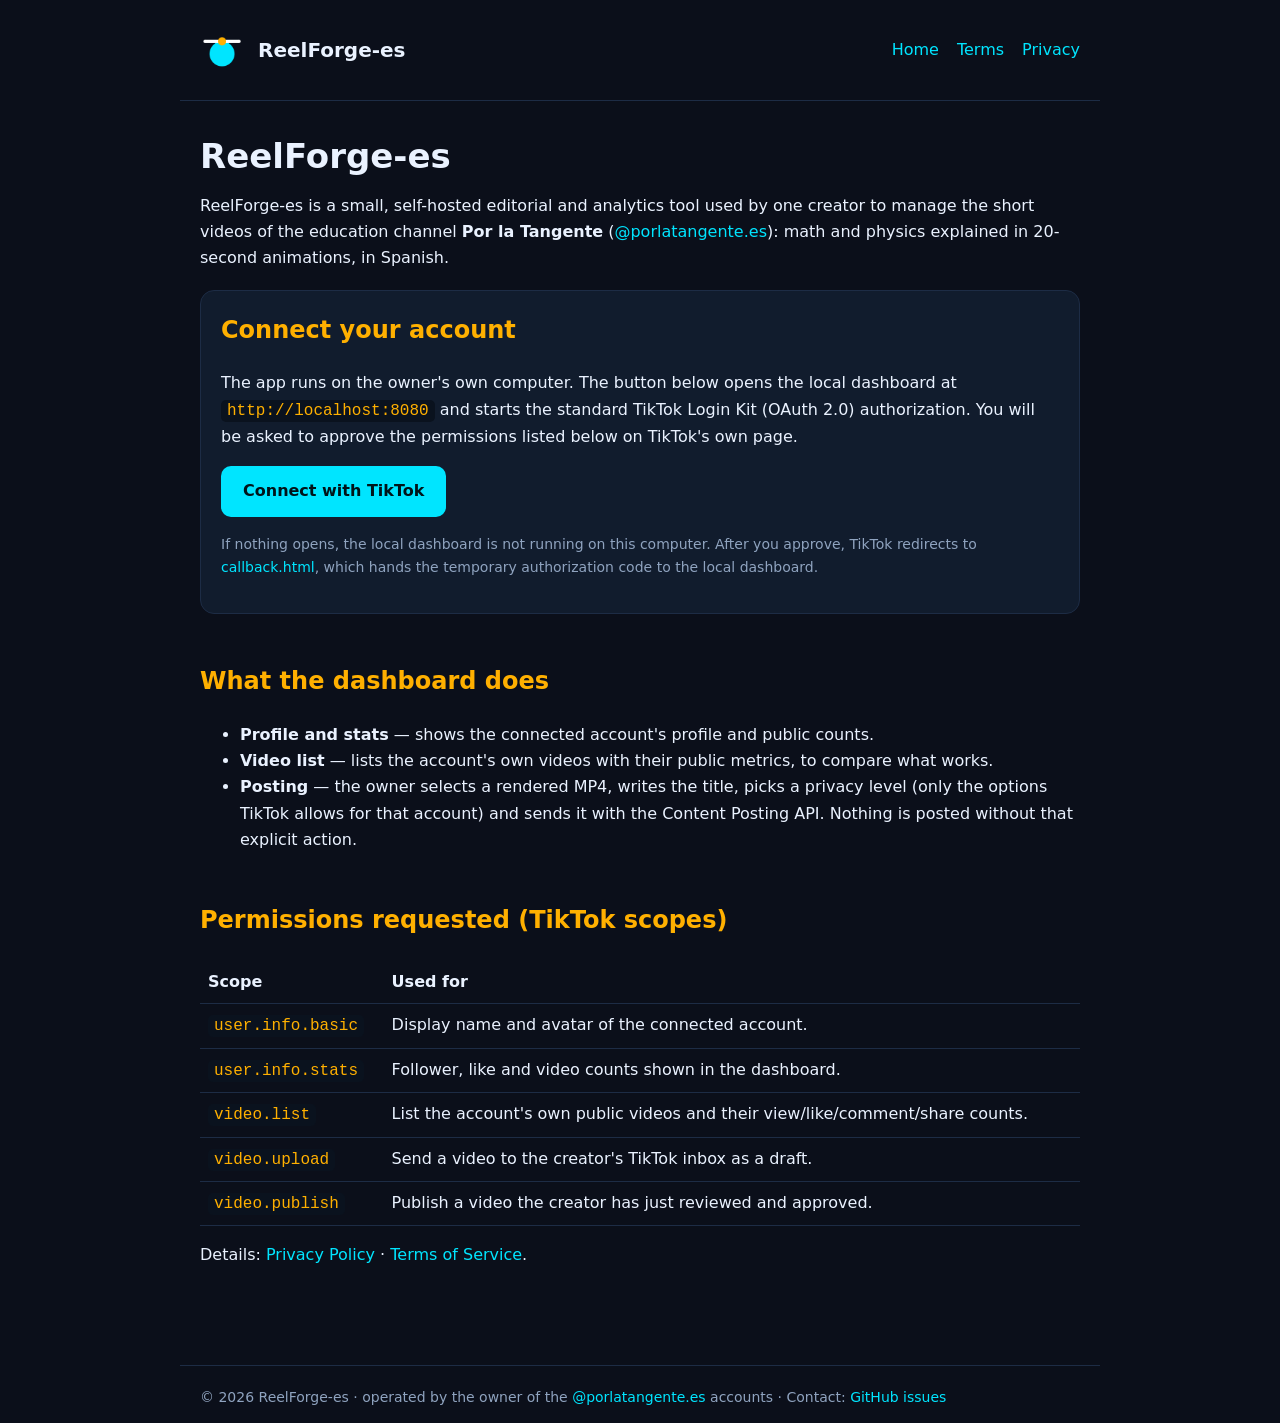
<file: index.html>
<!doctype html><html lang="en"><head><meta charset="utf-8"><meta name="viewport" content="width=device-width,initial-scale=1"><title>ReelForge-es</title><link rel="icon" href="icon.png"><link rel="stylesheet" href="style.css"></head><body><header><img src="icon.png" alt="ReelForge-es logo"><b>ReelForge-es</b><nav><a href="./">Home</a><a href="terms.html">Terms</a><a href="privacy.html">Privacy</a></nav></header><main><h1>ReelForge-es</h1>
<p>ReelForge-es is a small, self-hosted editorial and analytics tool used by one creator to manage the short videos of the education channel <strong>Por la Tangente</strong> (<a href="https://www.tiktok.com/@porlatangente.es">@porlatangente.es</a>): math and physics explained in 20-second animations, in Spanish.</p>
<div class="card"><h2 style="margin-top:0">Connect your account</h2>
<p>The app runs on the owner's own computer. The button below opens the local dashboard at <code>http://localhost:8080</code> and starts the standard TikTok Login Kit (OAuth 2.0) authorization. You will be asked to approve the permissions listed below on TikTok's own page.</p>
<p><a class="btn" href="http://localhost:8080/login">Connect with TikTok</a></p>
<p style="color:var(--mute);font-size:14px">If nothing opens, the local dashboard is not running on this computer. After you approve, TikTok redirects to <a href="callback.html">callback.html</a>, which hands the temporary authorization code to the local dashboard.</p></div>
<h2>What the dashboard does</h2>
<ul>
<li><strong>Profile and stats</strong> — shows the connected account's profile and public counts.</li>
<li><strong>Video list</strong> — lists the account's own videos with their public metrics, to compare what works.</li>
<li><strong>Posting</strong> — the owner selects a rendered MP4, writes the title, picks a privacy level (only the options TikTok allows for that account) and sends it with the Content Posting API. Nothing is posted without that explicit action.</li>
</ul>
<h2>Permissions requested (TikTok scopes)</h2>
<table><tr><th>Scope</th><th>Used for</th></tr>
<tr><td><code>user.info.basic</code></td><td>Display name and avatar of the connected account.</td></tr>
<tr><td><code>user.info.stats</code></td><td>Follower, like and video counts shown in the dashboard.</td></tr>
<tr><td><code>video.list</code></td><td>List the account's own public videos and their view/like/comment/share counts.</td></tr>
<tr><td><code>video.upload</code></td><td>Send a video to the creator's TikTok inbox as a draft.</td></tr>
<tr><td><code>video.publish</code></td><td>Publish a video the creator has just reviewed and approved.</td></tr></table>
<p>Details: <a href="privacy.html">Privacy Policy</a> · <a href="terms.html">Terms of Service</a>.</p>
</main><footer>© 2026 ReelForge-es · operated by the owner of the <a href="https://www.tiktok.com/@porlatangente.es">@porlatangente.es</a> accounts · Contact: <a href="https://github.com/adri-devs/reelforge-legal/issues">GitHub issues</a></footer></body></html>
</file>
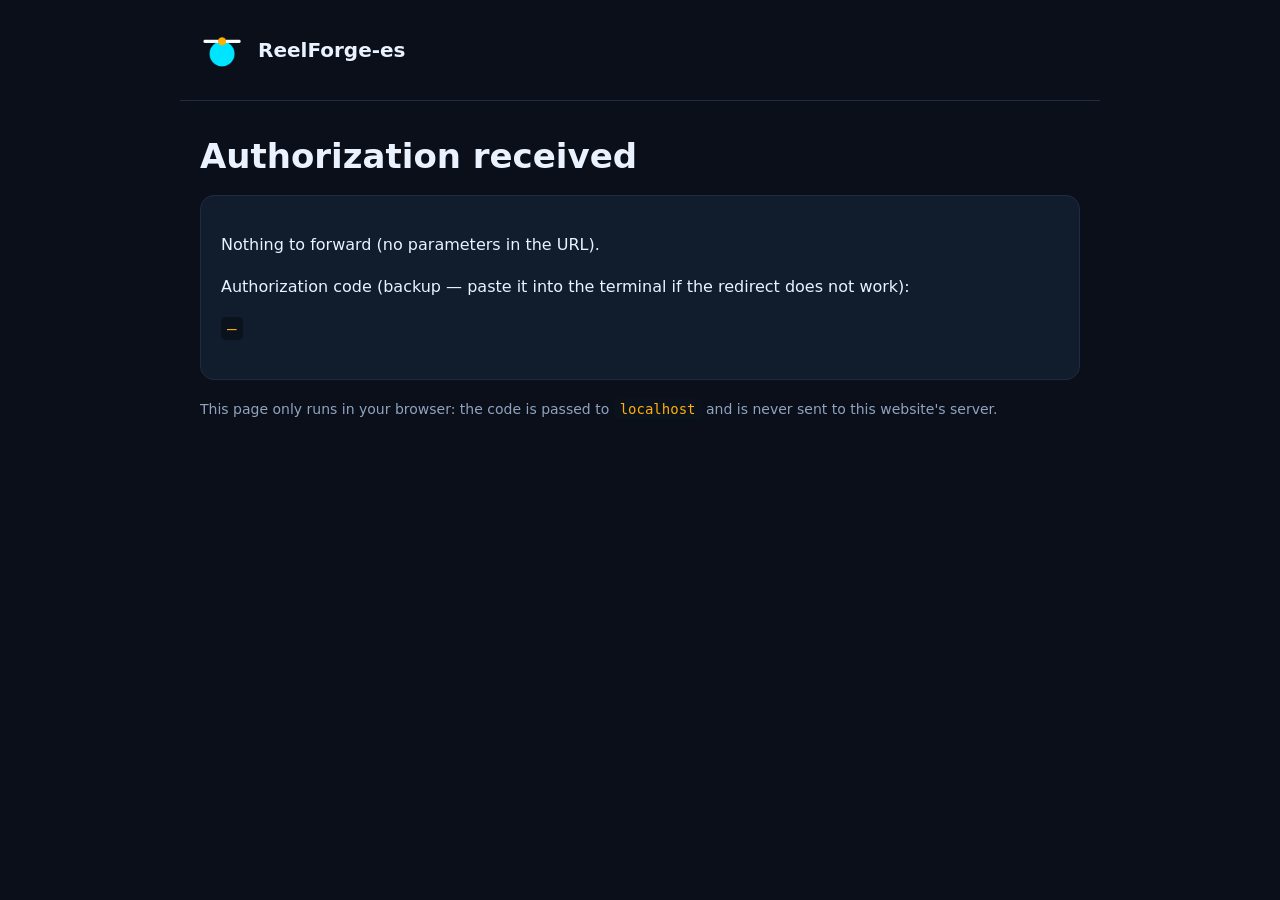
<file: callback.html>
<!doctype html><html lang="en"><head><meta charset="utf-8"><meta name="viewport" content="width=device-width,initial-scale=1"><title>ReelForge-es · TikTok callback</title><link rel="icon" href="icon.png"><link rel="stylesheet" href="style.css"></head><body><header><img src="icon.png" alt=""><b>ReelForge-es</b></header><main>
<h1>Authorization received</h1>
<div class="card"><p id="msg">Forwarding to the local dashboard at <code>http://localhost:8080/callback/</code>…</p>
<p>Authorization code (backup — paste it into the terminal if the redirect does not work):</p><p><code id="code">—</code></p><p id="err" style="color:#FF3B5C"></p></div>
<p style="color:var(--mute);font-size:14px">This page only runs in your browser: the code is passed to <code>localhost</code> and is never sent to this website's server.</p>
<script>
(function(){var q=new URLSearchParams(window.location.search);
var c=q.get("code"),e=q.get("error_description")||q.get("error");
if(c){document.getElementById("code").textContent=c;}
if(e){document.getElementById("err").textContent="TikTok returned: "+e;}
if(window.location.search){setTimeout(function(){window.location.href="http://localhost:8080/callback/"+window.location.search;},900);}
else{document.getElementById("msg").textContent="Nothing to forward (no parameters in the URL).";}})();
</script></main></body></html>
</file>
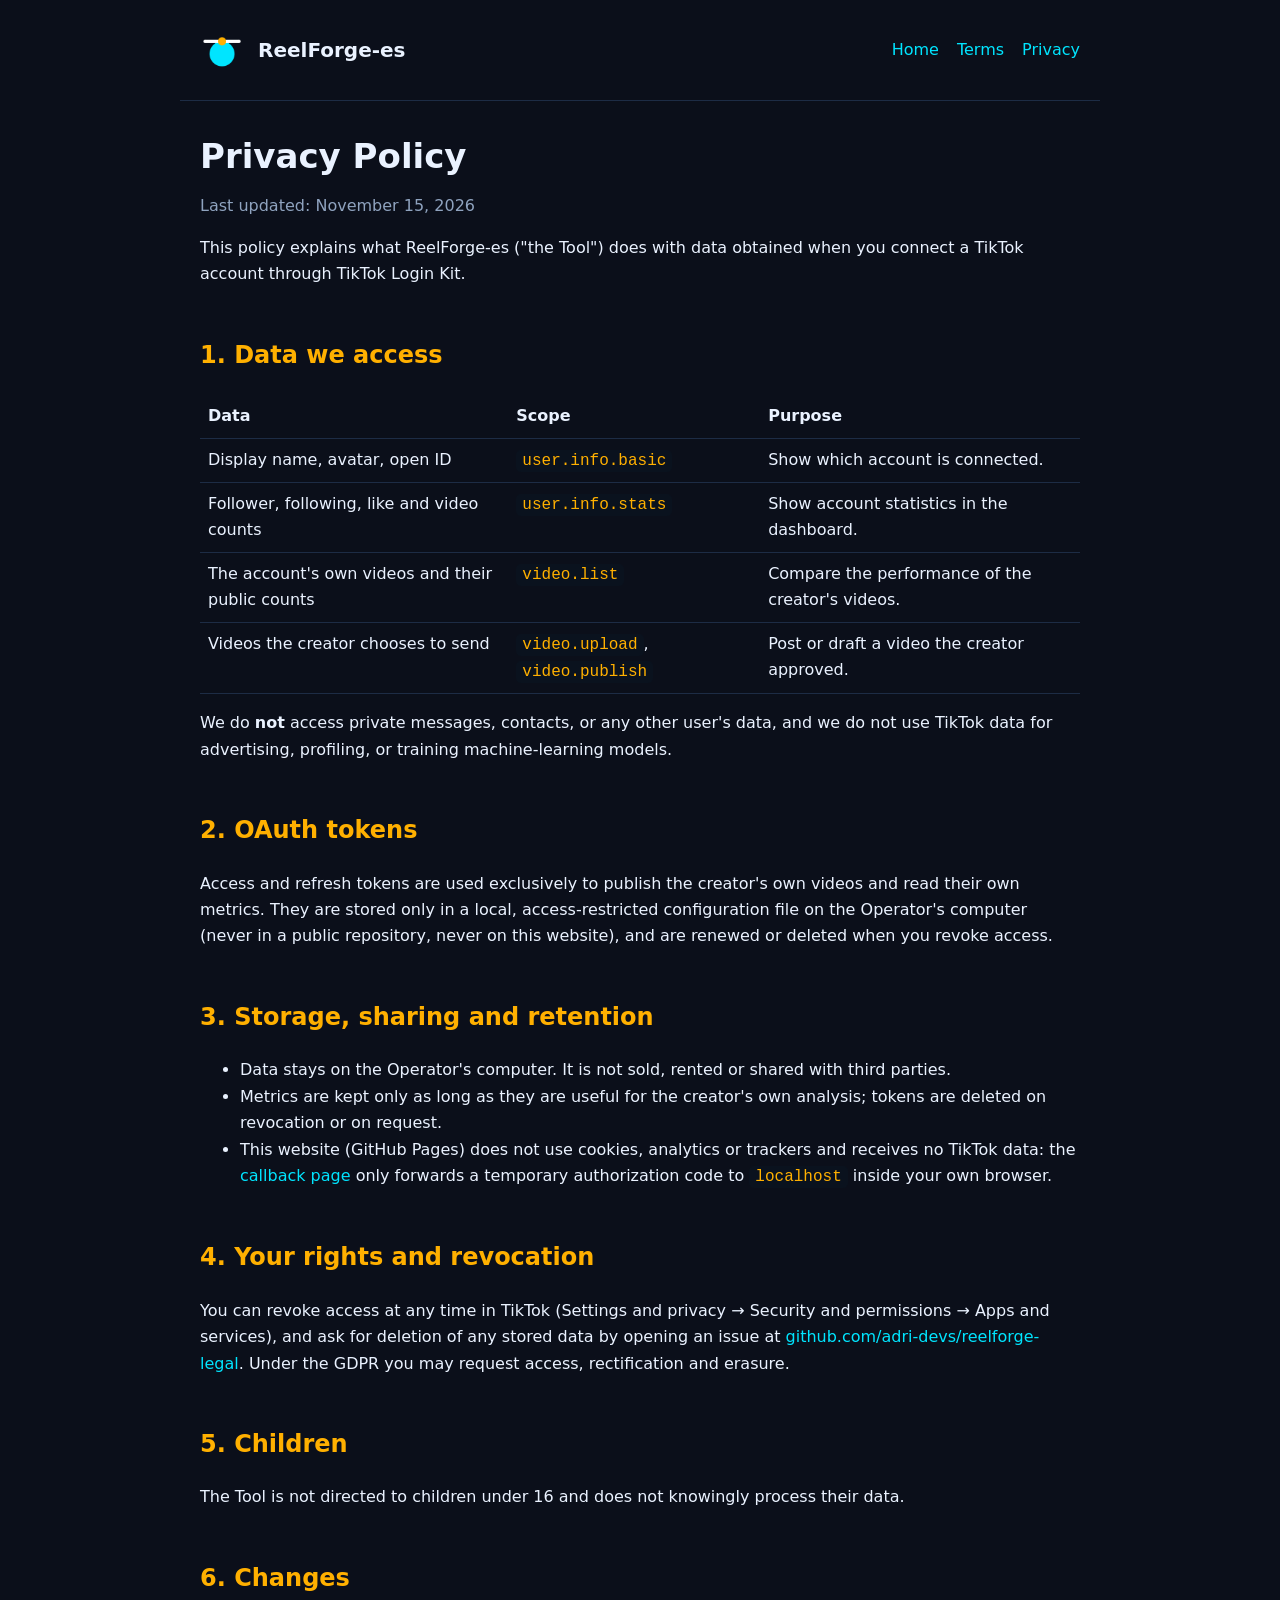
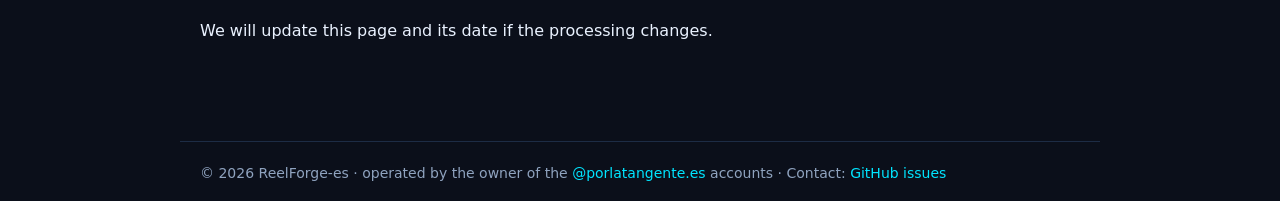
<file: privacy.html>
<!doctype html><html lang="en"><head><meta charset="utf-8"><meta name="viewport" content="width=device-width,initial-scale=1"><title>Privacy Policy — ReelForge-es</title><link rel="icon" href="icon.png"><link rel="stylesheet" href="style.css"></head><body><header><img src="icon.png" alt="ReelForge-es logo"><b>ReelForge-es</b><nav><a href="./">Home</a><a href="terms.html">Terms</a><a href="privacy.html">Privacy</a></nav></header><main><h1>Privacy Policy</h1><p style="color:var(--mute)">Last updated: November 15, 2026</p>
<p>This policy explains what ReelForge-es ("the Tool") does with data obtained when you connect a TikTok account through TikTok Login Kit.</p>
<h2>1. Data we access</h2><table><tr><th>Data</th><th>Scope</th><th>Purpose</th></tr>
<tr><td>Display name, avatar, open ID</td><td><code>user.info.basic</code></td><td>Show which account is connected.</td></tr>
<tr><td>Follower, following, like and video counts</td><td><code>user.info.stats</code></td><td>Show account statistics in the dashboard.</td></tr>
<tr><td>The account's own videos and their public counts</td><td><code>video.list</code></td><td>Compare the performance of the creator's videos.</td></tr>
<tr><td>Videos the creator chooses to send</td><td><code>video.upload</code>, <code>video.publish</code></td><td>Post or draft a video the creator approved.</td></tr></table>
<p>We do <strong>not</strong> access private messages, contacts, or any other user's data, and we do not use TikTok data for advertising, profiling, or training machine-learning models.</p>
<h2>2. OAuth tokens</h2><p>Access and refresh tokens are used exclusively to publish the creator's own videos and read their own metrics. They are stored only in a local, access-restricted configuration file on the Operator's computer (never in a public repository, never on this website), and are renewed or deleted when you revoke access.</p>
<h2>3. Storage, sharing and retention</h2><ul><li>Data stays on the Operator's computer. It is not sold, rented or shared with third parties.</li><li>Metrics are kept only as long as they are useful for the creator's own analysis; tokens are deleted on revocation or on request.</li><li>This website (GitHub Pages) does not use cookies, analytics or trackers and receives no TikTok data: the <a href="callback.html">callback page</a> only forwards a temporary authorization code to <code>localhost</code> inside your own browser.</li></ul>
<h2>4. Your rights and revocation</h2><p>You can revoke access at any time in TikTok (Settings and privacy → Security and permissions → Apps and services), and ask for deletion of any stored data by opening an issue at <a href="https://github.com/adri-devs/reelforge-legal/issues">github.com/adri-devs/reelforge-legal</a>. Under the GDPR you may request access, rectification and erasure.</p>
<h2>5. Children</h2><p>The Tool is not directed to children under 16 and does not knowingly process their data.</p>
<h2>6. Changes</h2><p>We will update this page and its date if the processing changes.</p>
</main><footer>© 2026 ReelForge-es · operated by the owner of the <a href="https://www.tiktok.com/@porlatangente.es">@porlatangente.es</a> accounts · Contact: <a href="https://github.com/adri-devs/reelforge-legal/issues">GitHub issues</a></footer></body></html>
</file>
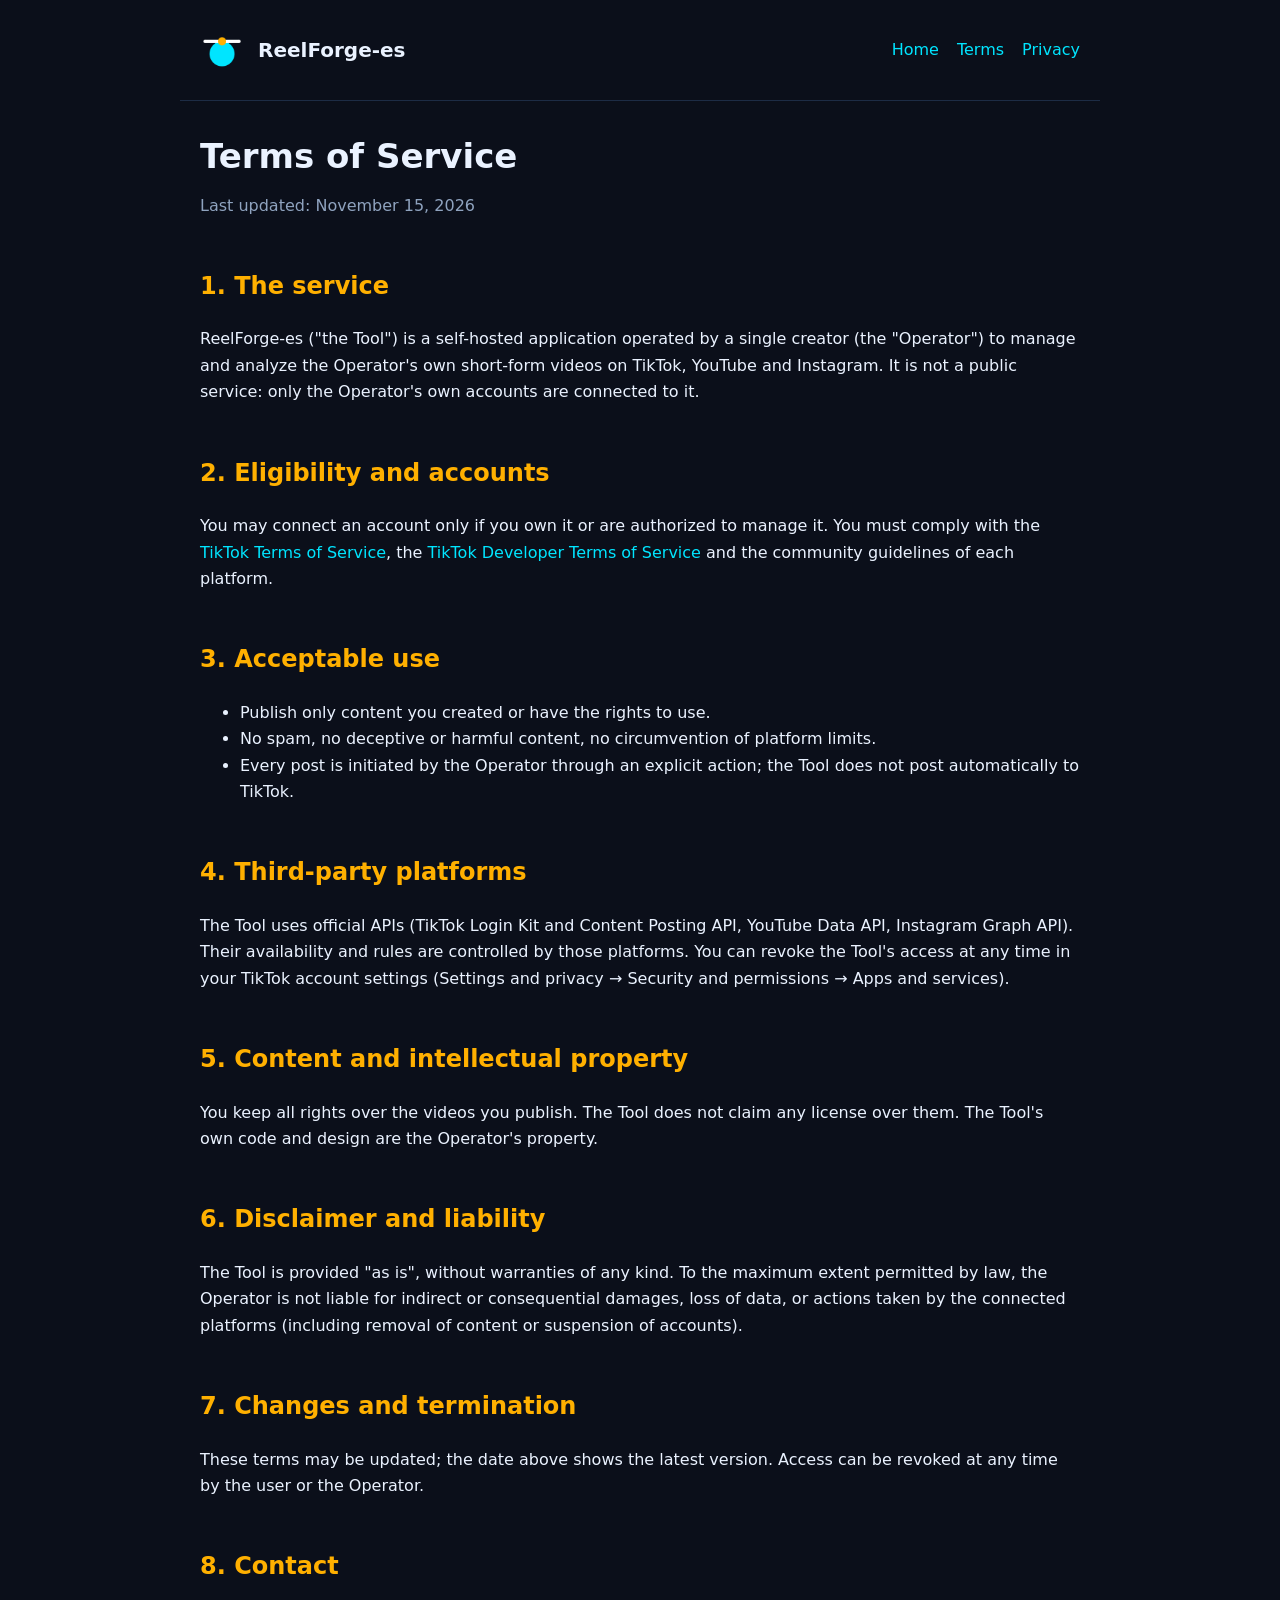
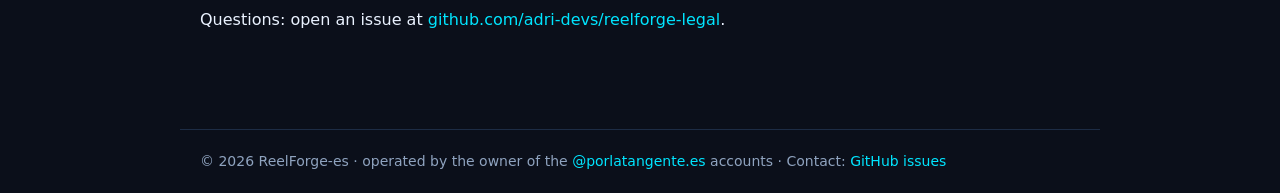
<file: terms.html>
<!doctype html><html lang="en"><head><meta charset="utf-8"><meta name="viewport" content="width=device-width,initial-scale=1"><title>Terms of Service — ReelForge-es</title><link rel="icon" href="icon.png"><link rel="stylesheet" href="style.css"></head><body><header><img src="icon.png" alt="ReelForge-es logo"><b>ReelForge-es</b><nav><a href="./">Home</a><a href="terms.html">Terms</a><a href="privacy.html">Privacy</a></nav></header><main><h1>Terms of Service</h1><p style="color:var(--mute)">Last updated: November 15, 2026</p>
<h2>1. The service</h2><p>ReelForge-es ("the Tool") is a self-hosted application operated by a single creator (the "Operator") to manage and analyze the Operator's own short-form videos on TikTok, YouTube and Instagram. It is not a public service: only the Operator's own accounts are connected to it.</p>
<h2>2. Eligibility and accounts</h2><p>You may connect an account only if you own it or are authorized to manage it. You must comply with the <a href="https://www.tiktok.com/legal/page/global/terms-of-service/en">TikTok Terms of Service</a>, the <a href="https://www.tiktok.com/legal/page/global/tik-tok-developer-terms-of-service/en">TikTok Developer Terms of Service</a> and the community guidelines of each platform.</p>
<h2>3. Acceptable use</h2><ul><li>Publish only content you created or have the rights to use.</li><li>No spam, no deceptive or harmful content, no circumvention of platform limits.</li><li>Every post is initiated by the Operator through an explicit action; the Tool does not post automatically to TikTok.</li></ul>
<h2>4. Third-party platforms</h2><p>The Tool uses official APIs (TikTok Login Kit and Content Posting API, YouTube Data API, Instagram Graph API). Their availability and rules are controlled by those platforms. You can revoke the Tool's access at any time in your TikTok account settings (Settings and privacy → Security and permissions → Apps and services).</p>
<h2>5. Content and intellectual property</h2><p>You keep all rights over the videos you publish. The Tool does not claim any license over them. The Tool's own code and design are the Operator's property.</p>
<h2>6. Disclaimer and liability</h2><p>The Tool is provided "as is", without warranties of any kind. To the maximum extent permitted by law, the Operator is not liable for indirect or consequential damages, loss of data, or actions taken by the connected platforms (including removal of content or suspension of accounts).</p>
<h2>7. Changes and termination</h2><p>These terms may be updated; the date above shows the latest version. Access can be revoked at any time by the user or the Operator.</p>
<h2>8. Contact</h2><p>Questions: open an issue at <a href="https://github.com/adri-devs/reelforge-legal/issues">github.com/adri-devs/reelforge-legal</a>.</p>
</main><footer>© 2026 ReelForge-es · operated by the owner of the <a href="https://www.tiktok.com/@porlatangente.es">@porlatangente.es</a> accounts · Contact: <a href="https://github.com/adri-devs/reelforge-legal/issues">GitHub issues</a></footer></body></html>
</file>
<file: style.css>
:root{--bg:#0B0F1A;--card:#111C2D;--cian:#00E5FF;--ambar:#FFB000;--txt:#EAF2FF;--mute:#8FA3BF}
*{box-sizing:border-box}body{margin:0;background:var(--bg);color:var(--txt);font:16px/1.65 system-ui,-apple-system,Segoe UI,Roboto,sans-serif}
header{padding:28px 20px;border-bottom:1px solid #1d2c45;display:flex;align-items:center;gap:14px;max-width:920px;margin:auto}
header img{width:44px;height:44px;border-radius:10px}header b{font-size:20px}header nav{margin-left:auto;display:flex;gap:18px}
a{color:var(--cian);text-decoration:none}a:hover{text-decoration:underline}
main{max-width:920px;margin:auto;padding:28px 20px 80px}h1{font-size:34px;line-height:1.2;margin:.2em 0}h2{margin-top:2em;color:var(--ambar)}
.card{background:var(--card);border:1px solid #1d2c45;border-radius:14px;padding:20px;margin:18px 0}
.btn{display:inline-block;background:var(--cian);color:#001419;font-weight:700;padding:12px 22px;border-radius:10px}
.btn:hover{text-decoration:none;filter:brightness(1.1)}code{background:#0A121E;padding:2px 6px;border-radius:5px;color:var(--ambar)}
table{border-collapse:collapse;width:100%}td,th{border-bottom:1px solid #1d2c45;padding:8px;text-align:left;vertical-align:top}
footer{max-width:920px;margin:auto;padding:20px;color:var(--mute);border-top:1px solid #1d2c45;font-size:14px}
</file>
